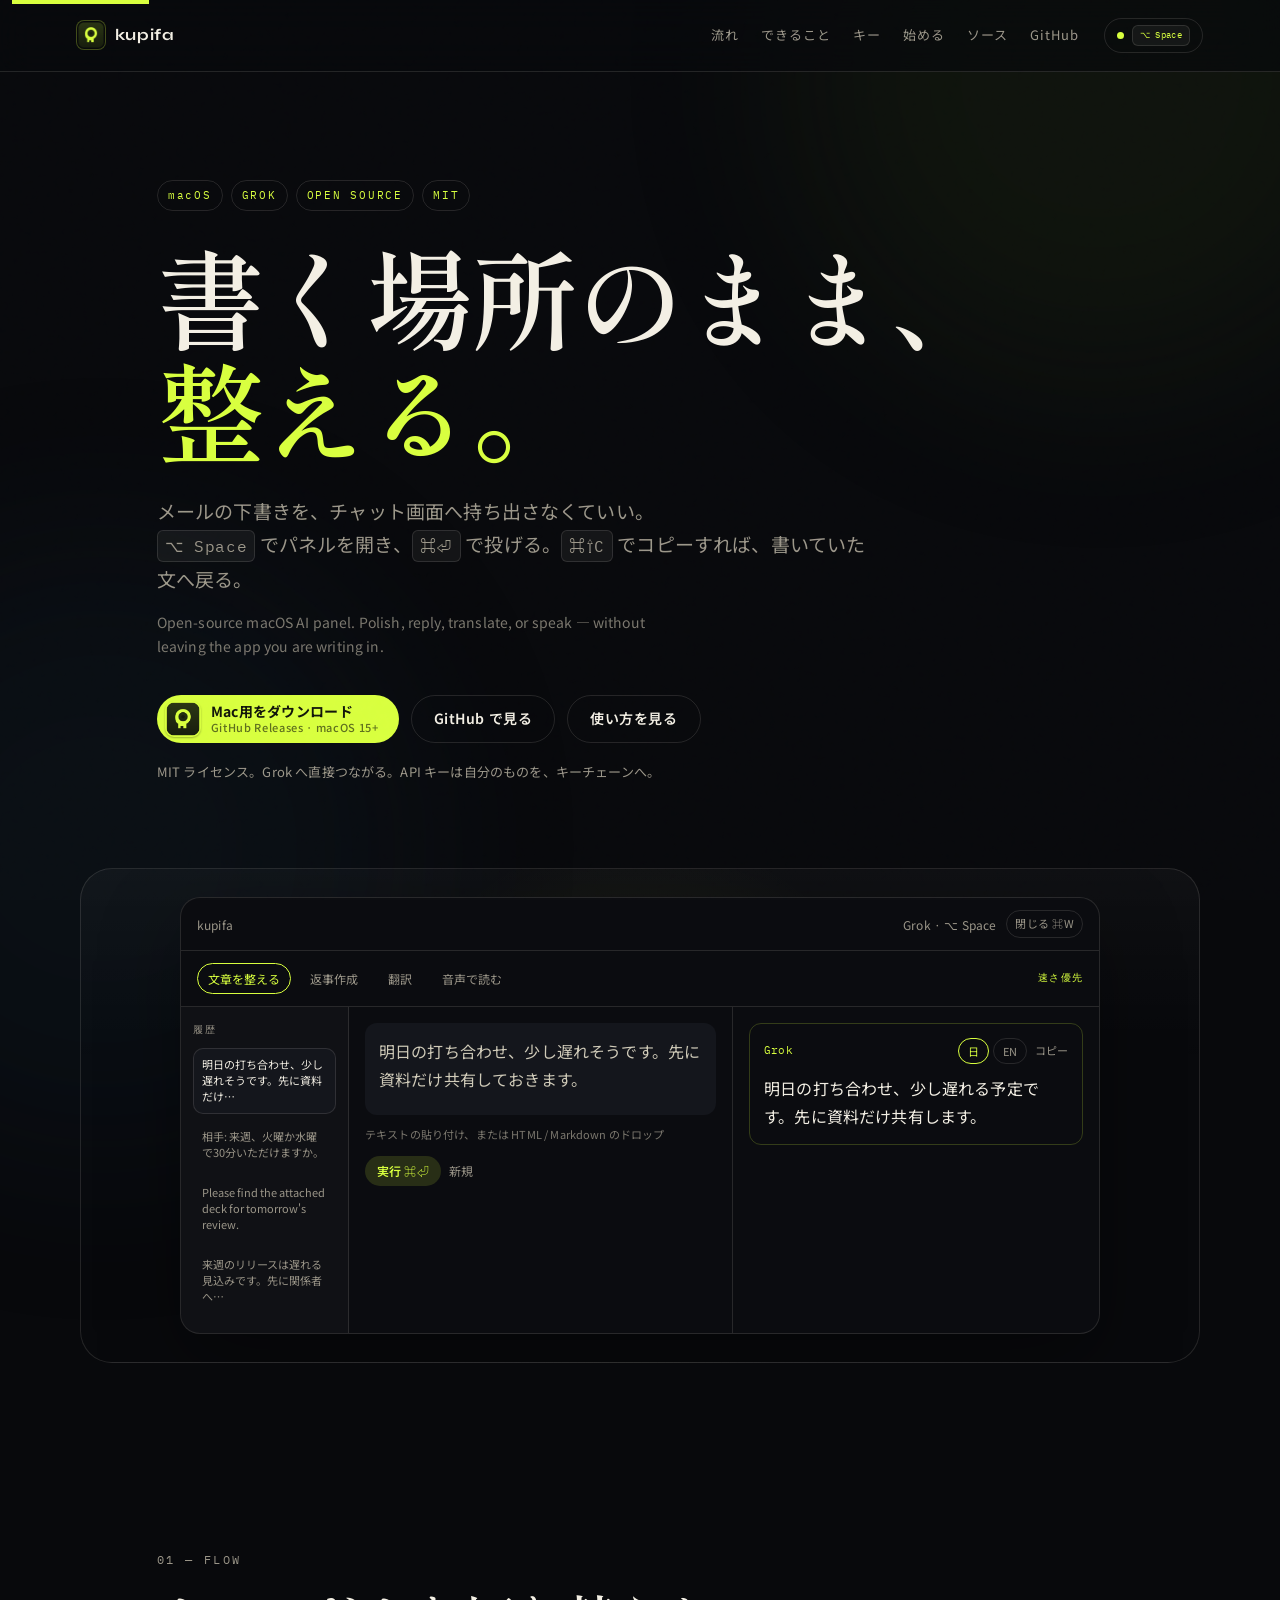
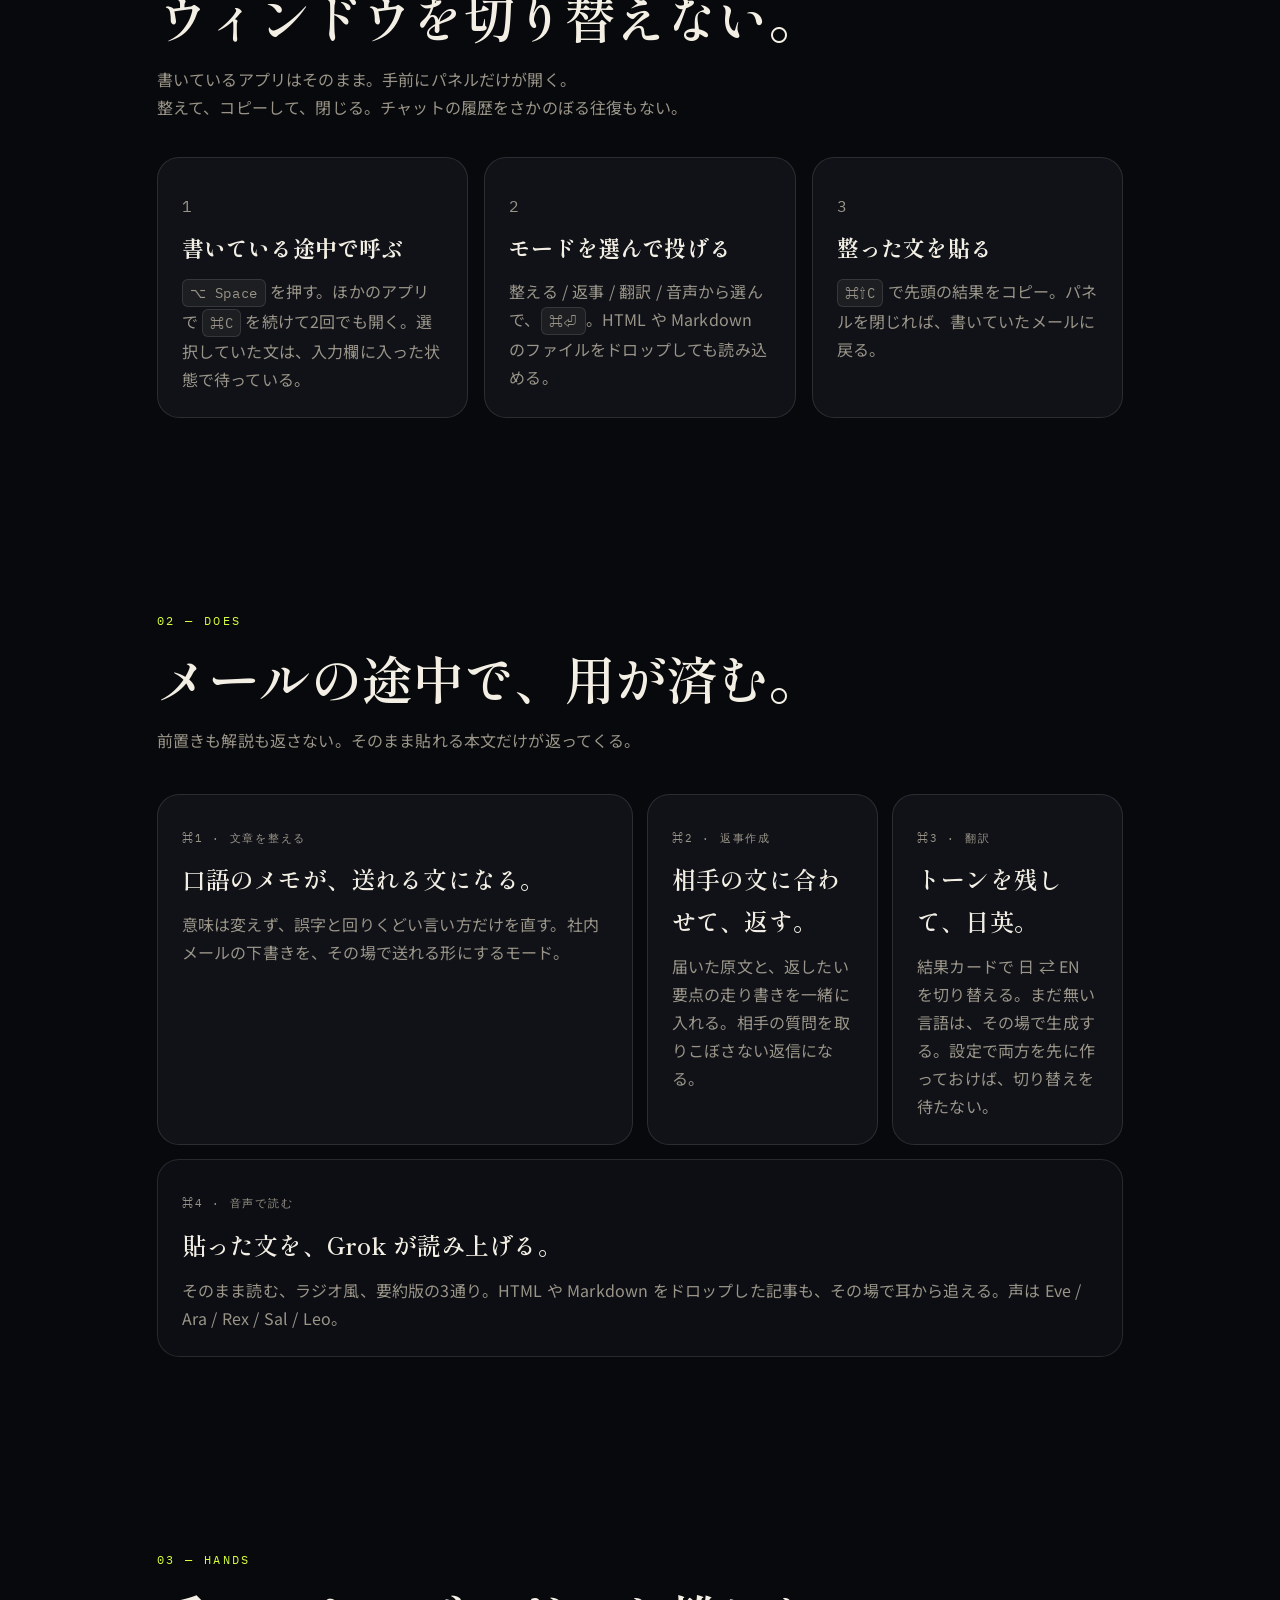
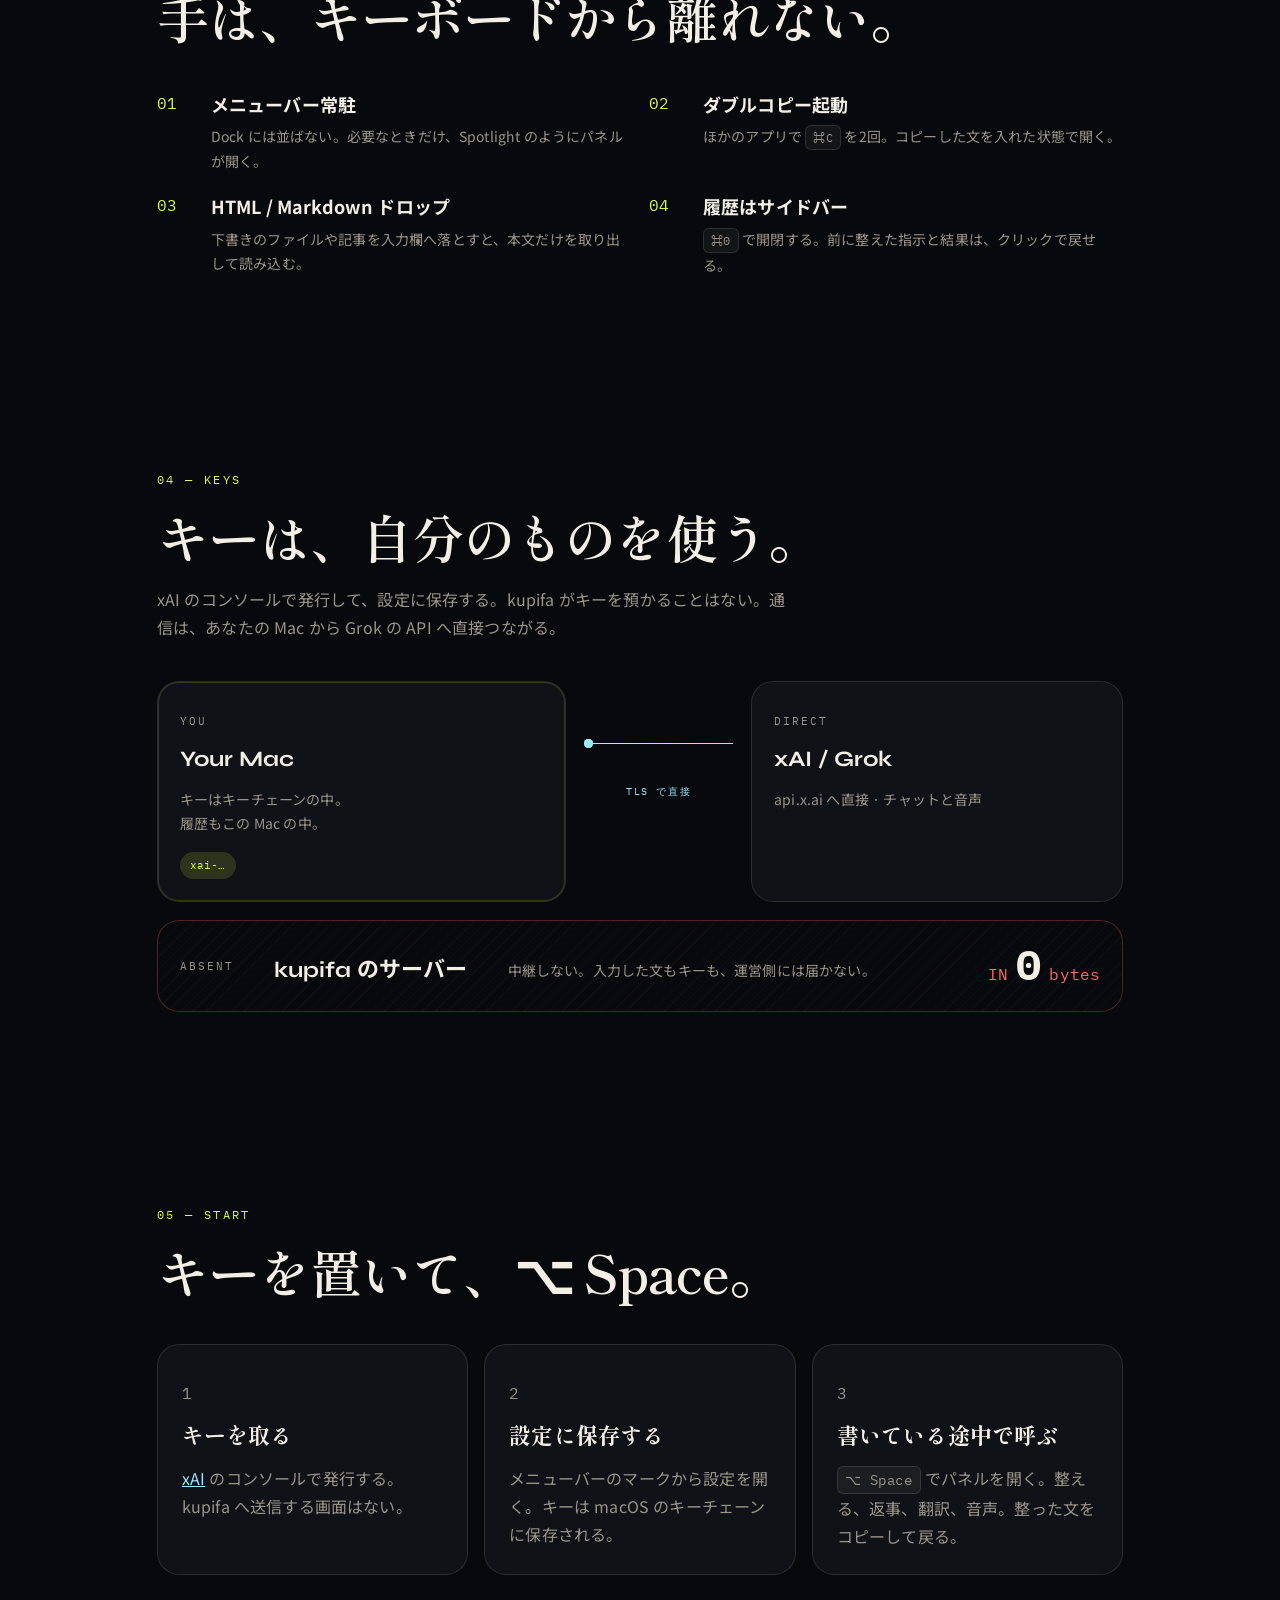
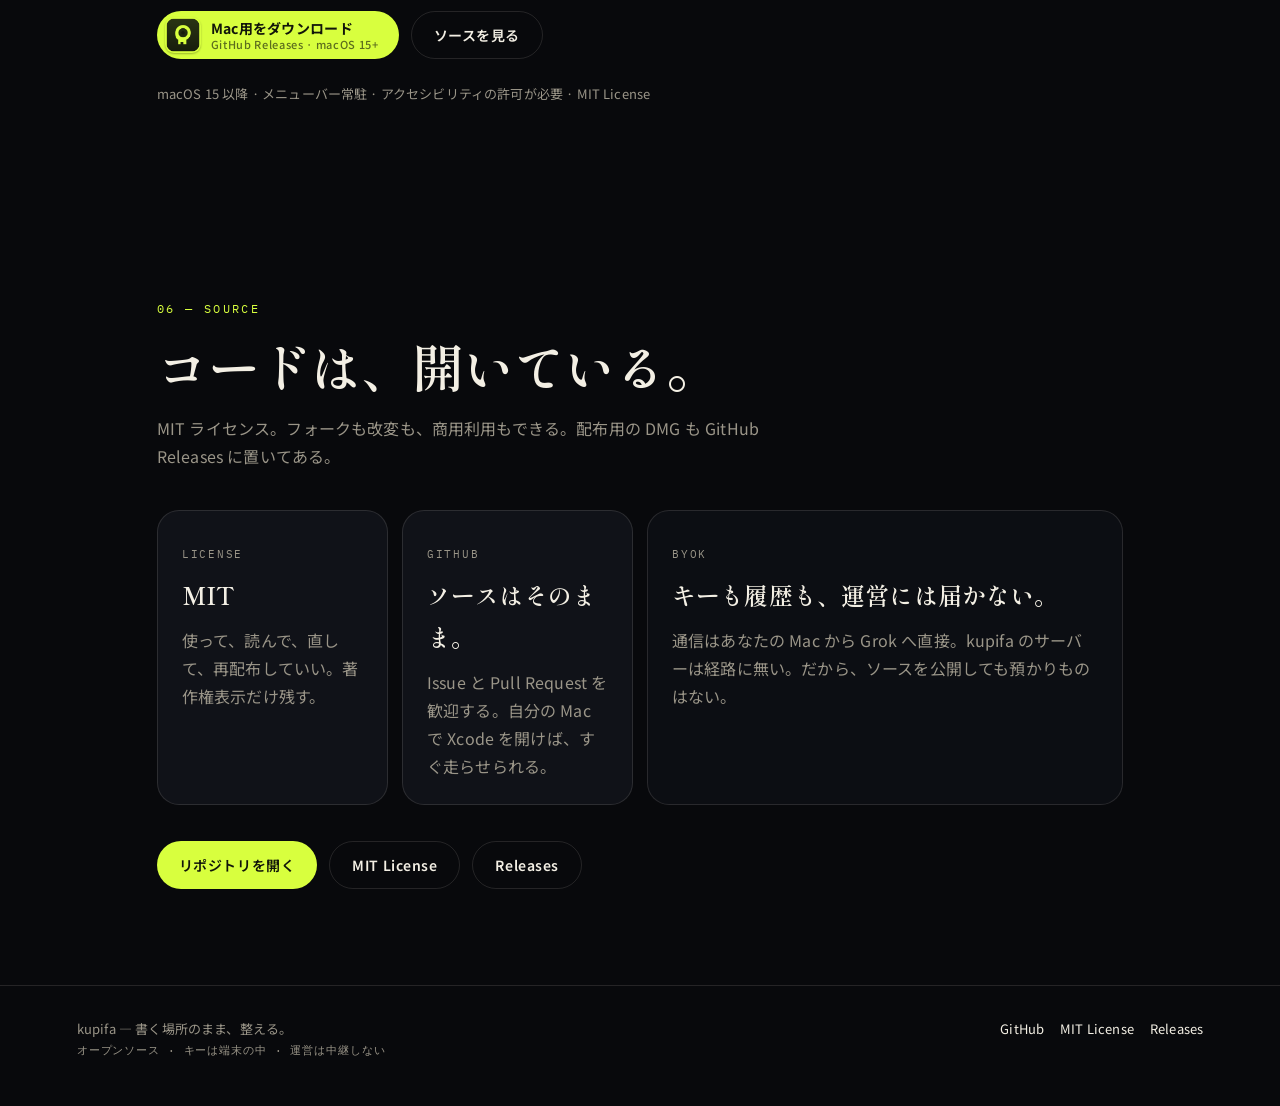
<file: docs/index.html>
<!DOCTYPE html>
<html lang="ja">
<head>
  <meta charset="utf-8">
  <meta name="viewport" content="width=device-width, initial-scale=1">
  <title>kupifa — 書く場所のまま、整える。</title>
  <meta name="description" content="書いているアプリのまま ⌥ Space。文章を整える、返事を書く、翻訳する、音声で読む。MIT ライセンスのオープンソースな macOS 用 AI パネルです。Grok へ直接つながるので、API キーは自分の Mac のキーチェーンに置いたまま使えます。">
  <meta name="theme-color" content="#08090c">
  <link rel="canonical" href="https://gupuru.github.io/kupifa/">
  <meta property="og:title" content="kupifa — 書く場所のまま、整える。">
  <meta property="og:description" content="メールを書いている画面のまま ⌥ Space。整える、返事、翻訳、音声。MIT のオープンソースです。">
  <meta property="og:type" content="website">
  <meta property="og:url" content="https://gupuru.github.io/kupifa/">
  <meta property="og:locale" content="ja_JP">
  <meta property="og:image" content="https://gupuru.github.io/kupifa/app-icon.png">
  <meta name="twitter:card" content="summary">
  <meta name="twitter:title" content="kupifa — 書く場所のまま、整える。">
  <meta name="twitter:description" content="メールを書いている画面のまま ⌥ Space。整える、返事、翻訳、音声。MIT のオープンソースです。">
  <meta name="twitter:image" content="https://gupuru.github.io/kupifa/app-icon.png">
  <link rel="icon" href="./favicon.svg" type="image/svg+xml">
  <link rel="apple-touch-icon" href="./app-icon.png">
  <link rel="preconnect" href="https://fonts.googleapis.com">
  <link rel="preconnect" href="https://fonts.gstatic.com" crossorigin>
  <link href="https://fonts.googleapis.com/css2?family=IBM+Plex+Mono:wght@400;500&family=Noto+Sans+JP:wght@400;500;600&family=Shippori+Mincho:wght@500;600;700&family=Syne:wght@500;600;700;800&display=swap" rel="stylesheet">
  <link rel="stylesheet" href="./styles.css">
</head>
<body>
  <a class="skip-link" href="#main">本文へスキップ</a>
  <div class="noise" aria-hidden="true"></div>
  <div class="orb orb-a" aria-hidden="true"></div>
  <div class="orb orb-b" aria-hidden="true"></div>

  <header class="nav">
    <a class="brand" href="#top">
      <img class="brand-icon" src="./app-icon.png" width="28" height="28" alt="">
      kupifa
    </a>
    <nav class="nav-links" aria-label="ページ内">
      <a href="#flow">流れ</a>
      <a href="#product">できること</a>
      <a href="#keys">キー</a>
      <a href="#start">始める</a>
      <a href="#source">ソース</a>
      <a href="https://github.com/gupuru/kupifa" rel="noopener noreferrer" target="_blank">GitHub</a>
    </nav>
    <div class="nav-status" aria-live="polite">
      <span class="pulse"></span>
      <kbd>⌥ Space</kbd>
    </div>
  </header>

  <main id="main">
    <section class="hero" id="top">
      <p class="eyebrow">
        <span class="chip">macOS</span>
        <span class="chip">GROK</span>
        <span class="chip">OPEN SOURCE</span>
        <span class="chip">MIT</span>
      </p>
      <h1>
        書く場所のまま、<em>整える。</em>
      </h1>
      <p class="lede">
        メールの下書きを、チャット画面へ持ち出さなくていい。<br>
        <kbd>⌥ Space</kbd> でパネルを開き、<kbd>⌘⏎</kbd> で投げる。<kbd>⌘⇧C</kbd> でコピーすれば、書いていた文へ戻る。
      </p>
      <p class="lede-en">Open-source macOS AI panel. Polish, reply, translate, or speak — without leaving the app you are writing in.</p>
      <div class="hero-actions">
        <a class="btn btn-download" href="https://github.com/gupuru/kupifa/releases/latest/download/kupifa.dmg">
          <img class="btn-app-icon" src="./app-icon.png" width="36" height="36" alt="" decoding="async">
          <span class="btn-download-copy">
            <strong>Mac用をダウンロード</strong>
            <small>GitHub Releases · macOS 15+</small>
          </span>
        </a>
        <a class="btn btn-ghost" href="https://github.com/gupuru/kupifa" rel="noopener noreferrer" target="_blank">GitHub で見る</a>
        <a class="btn btn-ghost" href="#flow">使い方を見る</a>
      </div>
      <p class="hero-note">MIT ライセンス。Grok へ直接つながる。API キーは自分のものを、キーチェーンへ。</p>
    </section>

    <section class="stage will-reveal" aria-label="kupifa パネルの見本">
      <div class="vault vault-panel">
        <div class="panel panel-hero">
          <div class="panel-chrome">
            <span>kupifa</span>
            <span class="dots">Grok · ⌥ Space</span>
            <span class="panel-close" aria-hidden="true">閉じる ⌘W</span>
          </div>
          <div class="panel-modes" role="tablist" aria-label="モード">
            <button type="button" class="mode is-on" data-mode="polish" role="tab" aria-selected="true">文章を整える</button>
            <button type="button" class="mode" data-mode="reply" role="tab" aria-selected="false">返事作成</button>
            <button type="button" class="mode" data-mode="translate" role="tab" aria-selected="false">翻訳</button>
            <button type="button" class="mode" data-mode="speak" role="tab" aria-selected="false">音声で読む</button>
            <span class="panel-speed">速さ優先</span>
          </div>
          <div class="panel-layout">
            <aside class="panel-history" aria-label="履歴の見本">
              <p class="panel-history-label">履歴</p>
              <button type="button" class="history-item is-on" data-mode="polish">明日の打ち合わせ、少し遅れそうです。先に資料だけ…</button>
              <button type="button" class="history-item" data-mode="reply">相手: 来週、火曜か水曜で30分いただけますか。</button>
              <button type="button" class="history-item" data-mode="translate">Please find the attached deck for tomorrow's review.</button>
              <button type="button" class="history-item" data-mode="speak">来週のリリースは遅れる見込みです。先に関係者へ…</button>
            </aside>
            <div class="panel-main">
              <div class="speak-styles" hidden>
                <button type="button" class="style-chip is-on" data-style="plain">ただ読む</button>
                <button type="button" class="style-chip" data-style="radio">ラジオ風</button>
                <button type="button" class="style-chip" data-style="summary">要約版</button>
                <span class="voice-label">Eve</span>
              </div>
              <p class="ghost-input">明日の打ち合わせ、少し遅れそうです。先に資料だけ共有しておきます。</p>
              <p class="drop-hint">テキストの貼り付け、または HTML / Markdown のドロップ</p>
              <div class="panel-run">
                <span class="run-btn" data-role="run">実行 ⌘⏎</span>
                <span class="run-ghost">新規</span>
              </div>
            </div>
            <div class="panel-results">
              <div class="result-card" data-kind="text">
                <div class="result-head">
                  <p class="result-meta">Grok</p>
                  <div class="lang-switch" role="group" aria-label="表示言語">
                    <button type="button" class="lang-btn is-on" data-lang="ja">日</button>
                    <button type="button" class="lang-btn" data-lang="en">EN</button>
                  </div>
                  <span class="copy-hint">コピー</span>
                </div>
                <p data-role="grok">明日の打ち合わせ、少し遅れる予定です。先に資料だけ共有します。</p>
              </div>
              <div class="result-card" data-kind="speak" hidden aria-hidden="true">
                <div class="result-head">
                  <p class="result-meta">Grok</p>
                  <span class="copy-hint">コピー</span>
                </div>
                <div class="playback" aria-hidden="true">
                  <span class="play-dot"></span>
                  <span class="play-wave"></span>
                  <span class="play-time">0:12 / 0:38</span>
                </div>
                <p data-role="speak-script">来週のリリースは遅れそうです。関係者には、先にお伝えしておきます。</p>
              </div>
            </div>
          </div>
        </div>
      </div>
    </section>

    <section class="statement will-reveal" id="flow">
      <p class="mono-label">01 — FLOW</p>
      <h2>ウィンドウを切り替えない。</h2>
      <p>
        書いているアプリはそのまま。手前にパネルだけが開く。<br>
        整えて、コピーして、閉じる。チャットの履歴をさかのぼる往復もない。
      </p>
      <ol class="steps">
        <li>
          <p class="step-n">1</p>
          <h3>書いている途中で呼ぶ</h3>
          <p><kbd>⌥ Space</kbd> を押す。ほかのアプリで <kbd>⌘C</kbd> を続けて2回でも開く。選択していた文は、入力欄に入った状態で待っている。</p>
        </li>
        <li>
          <p class="step-n">2</p>
          <h3>モードを選んで投げる</h3>
          <p>整える / 返事 / 翻訳 / 音声から選んで、<kbd>⌘⏎</kbd>。HTML や Markdown のファイルをドロップしても読み込める。</p>
        </li>
        <li>
          <p class="step-n">3</p>
          <h3>整った文を貼る</h3>
          <p><kbd>⌘⇧C</kbd> で先頭の結果をコピー。パネルを閉じれば、書いていたメールに戻る。</p>
        </li>
      </ol>
    </section>

    <section class="guarantees will-reveal" id="product">
      <div class="section-head">
        <p class="mono-label">02 — DOES</p>
        <h2>メールの途中で、用が済む。</h2>
        <p class="section-lead">前置きも解説も返さない。そのまま貼れる本文だけが返ってくる。</p>
      </div>
      <div class="bento">
        <article class="card span-2">
          <p class="card-kicker">⌘1 · 文章を整える</p>
          <h3>口語のメモが、送れる文になる。</h3>
          <p>意味は変えず、誤字と回りくどい言い方だけを直す。社内メールの下書きを、その場で送れる形にするモード。</p>
        </article>
        <article class="card">
          <p class="card-kicker">⌘2 · 返事作成</p>
          <h3>相手の文に合わせて、返す。</h3>
          <p>届いた原文と、返したい要点の走り書きを一緒に入れる。相手の質問を取りこぼさない返信になる。</p>
        </article>
        <article class="card">
          <p class="card-kicker">⌘3 · 翻訳</p>
          <h3>トーンを残して、日英。</h3>
          <p>結果カードで 日 ⇄ EN を切り替える。まだ無い言語は、その場で生成する。設定で両方を先に作っておけば、切り替えを待たない。</p>
        </article>
        <article class="card span-4 dark">
          <p class="card-kicker">⌘4 · 音声で読む</p>
          <h3>貼った文を、Grok が読み上げる。</h3>
          <p>そのまま読む、ラジオ風、要約版の3通り。HTML や Markdown をドロップした記事も、その場で耳から追える。声は Eve / Ara / Rex / Sal / Leo。</p>
        </article>
      </div>
    </section>

    <section class="product will-reveal">
      <div class="section-head">
        <p class="mono-label">03 — HANDS</p>
        <h2>手は、キーボードから離れない。</h2>
      </div>
      <ul class="feature-list feature-grid">
        <li>
          <span>01</span>
          <div>
            <h3>メニューバー常駐</h3>
            <p>Dock には並ばない。必要なときだけ、Spotlight のようにパネルが開く。</p>
          </div>
        </li>
        <li>
          <span>02</span>
          <div>
            <h3>ダブルコピー起動</h3>
            <p>ほかのアプリで <kbd>⌘C</kbd> を2回。コピーした文を入れた状態で開く。</p>
          </div>
        </li>
        <li>
          <span>03</span>
          <div>
            <h3>HTML / Markdown ドロップ</h3>
            <p>下書きのファイルや記事を入力欄へ落とすと、本文だけを取り出して読み込む。</p>
          </div>
        </li>
        <li>
          <span>04</span>
          <div>
            <h3>履歴はサイドバー</h3>
            <p><kbd>⌘0</kbd> で開閉する。前に整えた指示と結果は、クリックで戻せる。</p>
          </div>
        </li>
      </ul>
    </section>

    <section class="architecture will-reveal" id="keys">
      <div class="section-head">
        <p class="mono-label">04 — KEYS</p>
        <h2>キーは、自分のものを使う。</h2>
        <p class="section-lead">xAI のコンソールで発行して、設定に保存する。kupifa がキーを預かることはない。通信は、あなたの Mac から Grok の API へ直接つながる。</p>
      </div>

      <div class="flow" role="img" aria-label="あなたの Mac から Grok へ直接つながる。kupifa のサーバーは経路に含まれない">
        <article class="node node-mac">
          <span class="node-id">YOU</span>
          <h3>Your Mac</h3>
          <p>キーはキーチェーンの中。<br>履歴もこの Mac の中。</p>
          <div class="key-pills">
            <span>xai-…</span>
          </div>
        </article>

        <div class="pipes" aria-hidden="true">
          <span class="packet p1"></span>
          <span class="packet p2"></span>
          <span class="pipe-label">TLS で直接</span>
        </div>

        <div class="providers">
          <article class="node node-provider">
            <span class="node-id">DIRECT</span>
            <h3>xAI / Grok</h3>
            <p>api.x.ai へ直接 · チャットと音声</p>
          </article>
        </div>

        <article class="node node-void">
          <span class="node-id">ABSENT</span>
          <h3>kupifa のサーバー</h3>
          <p>中継しない。入力した文もキーも、運営側には届かない。</p>
          <div class="void-meter">
            <span>IN</span>
            <strong id="bytes">0</strong>
            <span>bytes</span>
          </div>
        </article>
      </div>
    </section>

    <section class="start will-reveal" id="start">
      <div class="section-head">
        <p class="mono-label">05 — START</p>
        <h2>キーを置いて、⌥ Space。</h2>
      </div>
      <ol class="steps">
        <li>
          <p class="step-n">1</p>
          <h3>キーを取る</h3>
          <p>
            <a href="https://console.x.ai" rel="noopener noreferrer" target="_blank">xAI</a>
            のコンソールで発行する。kupifa へ送信する画面はない。
          </p>
        </li>
        <li>
          <p class="step-n">2</p>
          <h3>設定に保存する</h3>
          <p>メニューバーのマークから設定を開く。キーは macOS のキーチェーンに保存される。</p>
        </li>
        <li>
          <p class="step-n">3</p>
          <h3>書いている途中で呼ぶ</h3>
          <p><kbd>⌥ Space</kbd> でパネルを開く。整える、返事、翻訳、音声。整った文をコピーして戻る。</p>
        </li>
      </ol>
      <div class="cta-row">
        <a class="btn btn-download" href="https://github.com/gupuru/kupifa/releases/latest/download/kupifa.dmg">
          <img class="btn-app-icon" src="./app-icon.png" width="36" height="36" alt="" decoding="async">
          <span class="btn-download-copy">
            <strong>Mac用をダウンロード</strong>
            <small>GitHub Releases · macOS 15+</small>
          </span>
        </a>
        <a class="btn btn-ghost" href="https://github.com/gupuru/kupifa" rel="noopener noreferrer" target="_blank">ソースを見る</a>
        <p class="cta-note">macOS 15 以降 · メニューバー常駐 · アクセシビリティの許可が必要 · MIT License</p>
      </div>
    </section>

    <section class="source will-reveal" id="source">
      <div class="section-head">
        <p class="mono-label">06 — SOURCE</p>
        <h2>コードは、開いている。</h2>
        <p class="section-lead">MIT ライセンス。フォークも改変も、商用利用もできる。配布用の DMG も GitHub Releases に置いてある。</p>
      </div>
      <div class="bento">
        <article class="card">
          <p class="card-kicker">LICENSE</p>
          <h3>MIT</h3>
          <p>使って、読んで、直して、再配布していい。著作権表示だけ残す。</p>
        </article>
        <article class="card">
          <p class="card-kicker">GITHUB</p>
          <h3>ソースはそのまま。</h3>
          <p>Issue と Pull Request を歓迎する。自分の Mac で Xcode を開けば、すぐ走らせられる。</p>
        </article>
        <article class="card span-2 dark">
          <p class="card-kicker">BYOK</p>
          <h3>キーも履歴も、運営には届かない。</h3>
          <p>通信はあなたの Mac から Grok へ直接。kupifa のサーバーは経路に無い。だから、ソースを公開しても預かりものはない。</p>
        </article>
      </div>
      <div class="cta-row">
        <a class="btn btn-primary" href="https://github.com/gupuru/kupifa" rel="noopener noreferrer" target="_blank">リポジトリを開く</a>
        <a class="btn btn-ghost" href="https://github.com/gupuru/kupifa/blob/main/LICENSE" rel="noopener noreferrer" target="_blank">MIT License</a>
        <a class="btn btn-ghost" href="https://github.com/gupuru/kupifa/releases" rel="noopener noreferrer" target="_blank">Releases</a>
      </div>
    </section>
  </main>

  <footer class="foot">
    <div class="foot-row">
      <p>kupifa — 書く場所のまま、整える。</p>
      <nav class="foot-links" aria-label="フッター">
        <a href="https://github.com/gupuru/kupifa" rel="noopener noreferrer" target="_blank">GitHub</a>
        <a href="https://github.com/gupuru/kupifa/blob/main/LICENSE" rel="noopener noreferrer" target="_blank">MIT License</a>
        <a href="https://github.com/gupuru/kupifa/releases" rel="noopener noreferrer" target="_blank">Releases</a>
      </nav>
    </div>
    <p class="foot-meta">オープンソース · キーは端末の中 · 運営は中継しない</p>
  </footer>

  <script src="./app.js"></script>
</body>
</html>
</file>
<file: docs/styles.css>
:root {
  --bg: #08090c;
  --bg-2: #101218;
  --ink: #f3efe4;
  --muted: #9a9588;
  --line: rgba(243, 239, 228, 0.12);
  --lime: #d8ff3e;
  --lime-dim: rgba(216, 255, 62, 0.14);
  --ice: #9be7ff;
  --void: #ff6b6b;
  --serif: "Shippori Mincho", "Hiragino Mincho ProN", serif;
  --sans: "Noto Sans JP", "Hiragino Sans", sans-serif;
  --display: "Syne", "Noto Sans JP", sans-serif;
  --mono: "IBM Plex Mono", ui-monospace, monospace;
  --radius: 22px;
  --max: 1120px;
}

*,
*::before,
*::after {
  box-sizing: border-box;
}

html {
  scroll-behavior: smooth;
  scroll-padding-top: 84px;
}

body {
  margin: 0;
  min-height: 100vh;
  background: var(--bg);
  color: var(--ink);
  font-family: var(--sans);
  font-size: 16px;
  line-height: 1.75;
  letter-spacing: 0.01em;
  overflow-x: hidden;
}

img,
svg {
  display: block;
  max-width: 100%;
}

a {
  color: inherit;
}

.skip-link {
  position: absolute;
  left: 12px;
  top: -40px;
  z-index: 20;
  padding: 8px 12px;
  background: var(--lime);
  color: #111;
  font-weight: 600;
}

.skip-link:focus {
  top: 12px;
}

.noise {
  pointer-events: none;
  position: fixed;
  inset: 0;
  z-index: 8;
  opacity: 0.08;
  background-image: url("data:image/svg+xml,%3Csvg viewBox='0 0 160 160' xmlns='http://www.w3.org/2000/svg'%3E%3Cfilter id='n'%3E%3CfeTurbulence type='fractalNoise' baseFrequency='.8' numOctaves='4' stitchTiles='stitch'/%3E%3C/filter%3E%3Crect width='100%25' height='100%25' filter='url(%23n)'/%3E%3C/svg%3E");
  mix-blend-mode: overlay;
}

.orb {
  pointer-events: none;
  position: fixed;
  width: 48vw;
  height: 48vw;
  border-radius: 50%;
  filter: blur(90px);
  opacity: 0.22;
  z-index: 0;
}

.orb-a {
  top: -18vw;
  right: -10vw;
  background: #2a3a12;
}

.orb-b {
  bottom: -20vw;
  left: -16vw;
  background: #122433;
}

.nav,
main,
.foot {
  position: relative;
  z-index: 1;
}

.nav {
  position: sticky;
  top: 0;
  z-index: 5;
  display: flex;
  align-items: center;
  gap: 24px;
  padding: 18px 6vw;
  backdrop-filter: blur(18px);
  background: rgba(8, 9, 12, 0.72);
  border-bottom: 1px solid var(--line);
}

.brand {
  display: inline-flex;
  align-items: center;
  gap: 10px;
  text-decoration: none;
  font-family: var(--display);
  font-weight: 700;
  letter-spacing: 0.04em;
}

.brand-icon {
  width: 28px;
  height: 28px;
  border-radius: 7px;
  box-shadow: 0 0 0 1px rgba(216, 255, 62, 0.28);
}

.nav-links {
  display: flex;
  gap: 22px;
  margin-left: auto;
}

.nav-links a {
  color: var(--muted);
  text-decoration: none;
  font-size: 13px;
  letter-spacing: 0.08em;
}

.nav-links a:hover,
.nav-links a:focus-visible {
  color: var(--ink);
}

.nav-status {
  display: inline-flex;
  align-items: center;
  gap: 8px;
  padding: 6px 12px;
  border: 1px solid var(--line);
  border-radius: 999px;
  font-family: var(--mono);
  font-size: 11px;
  letter-spacing: 0.08em;
  color: var(--muted);
}

.nav-status kbd {
  color: var(--lime);
}

.pulse {
  width: 7px;
  height: 7px;
  border-radius: 50%;
  background: var(--lime);
  box-shadow: 0 0 0 0 rgba(216, 255, 62, 0.7);
  animation: ping 2.4s infinite;
}

@keyframes ping {
  70% {
    box-shadow: 0 0 0 8px rgba(216, 255, 62, 0);
  }
  100% {
    box-shadow: 0 0 0 0 rgba(216, 255, 62, 0);
  }
}

.hero {
  max-width: var(--max);
  margin: 0 auto;
  padding: 12vh 6vw 8vh;
}

.eyebrow {
  display: flex;
  flex-wrap: wrap;
  gap: 8px;
  margin: 0 0 28px;
}

.chip {
  padding: 5px 10px;
  border: 1px solid var(--line);
  border-radius: 999px;
  font-family: var(--mono);
  font-size: 11px;
  letter-spacing: 0.16em;
  color: var(--lime);
}

h1 {
  margin: 0;
  font-family: var(--serif);
  font-size: clamp(48px, 9vw, 108px);
  font-weight: 600;
  line-height: 1.05;
  letter-spacing: -0.03em;
}

h1 em {
  font-style: normal;
  color: var(--lime);
  white-space: nowrap;
}

.lede {
  max-width: 38em;
  margin: 28px 0 0;
  color: var(--muted);
  font-size: clamp(16px, 2vw, 19px);
}

.lede-en {
  max-width: 38em;
  margin: 14px 0 0;
  color: var(--muted);
  font-family: var(--sans);
  font-size: 14px;
  letter-spacing: 0.01em;
  opacity: 0.78;
}

.hero-actions {
  display: flex;
  flex-wrap: wrap;
  gap: 12px;
  margin-top: 36px;
}

.btn {
  display: inline-flex;
  align-items: center;
  justify-content: center;
  min-height: 48px;
  padding: 0 22px;
  border-radius: 999px;
  text-decoration: none;
  font-weight: 600;
  font-size: 14px;
  letter-spacing: 0.04em;
  transition: transform 0.2s ease, background 0.2s ease, border-color 0.2s ease;
}

.btn:hover {
  transform: translateY(-1px);
}

.btn-primary {
  background: var(--lime);
  color: #11150a;
}

.btn-download {
  gap: 10px;
  padding: 6px 20px 6px 8px;
  background: var(--lime);
  color: #11150a;
}

.btn-app-icon {
  width: 36px;
  height: 36px;
  border-radius: 9px;
  box-shadow: 0 1px 2px rgba(0, 0, 0, 0.28);
}

.btn-download-copy {
  display: flex;
  flex-direction: column;
  align-items: flex-start;
  line-height: 1.15;
}

.btn-download-copy strong {
  font-size: 14px;
  font-weight: 700;
  letter-spacing: 0.02em;
}

.btn-download-copy small {
  margin-top: 2px;
  font-size: 11px;
  font-weight: 500;
  letter-spacing: 0.06em;
  opacity: 0.62;
}

.btn-ghost {
  border: 1px solid var(--line);
  color: var(--ink);
}

.hero-note {
  margin-top: 18px;
  color: var(--muted);
  font-size: 13px;
}

.stage {
  padding: 0 6vw 10vh;
}

.vault {
  position: relative;
  max-width: var(--max);
  margin: 0 auto;
  min-height: 420px;
  display: grid;
  place-items: center;
  border: 1px solid var(--line);
  border-radius: 32px;
  background:
    radial-gradient(circle at 50% 45%, rgba(216, 255, 62, 0.08), transparent 42%),
    linear-gradient(180deg, rgba(255, 255, 255, 0.03), transparent 40%);
  overflow: hidden;
}

.vault-ring,
.vault-ring.delay {
  position: absolute;
  width: min(520px, 80%);
  aspect-ratio: 1;
  border: 1px solid rgba(216, 255, 62, 0.18);
  border-radius: 50%;
  animation: spin 24s linear infinite;
}

.vault-ring.delay {
  width: min(380px, 62%);
  animation-duration: 16s;
  animation-direction: reverse;
  border-style: dashed;
}

.vault-ring::before,
.vault-ring.delay::before {
  content: "";
  position: absolute;
  top: -4px;
  left: 50%;
  width: 8px;
  height: 8px;
  border-radius: 50%;
  background: var(--lime);
  box-shadow: 0 0 16px var(--lime);
}

@keyframes spin {
  to {
    transform: rotate(360deg);
  }
}

.vault-core {
  position: relative;
  z-index: 1;
  text-align: center;
  padding: 32px;
}

.vault-lock {
  width: 88px;
  height: 88px;
  margin: 0 auto 18px;
  display: grid;
  place-items: center;
  color: var(--lime);
  border: 1px solid rgba(216, 255, 62, 0.35);
  border-radius: 24px;
  background: rgba(8, 9, 12, 0.7);
}

.vault-kicker {
  margin: 0;
  font-family: var(--mono);
  font-size: 11px;
  letter-spacing: 0.22em;
  color: var(--lime);
}

.vault-title {
  margin: 8px 0 0;
  font-family: var(--display);
  font-size: 28px;
  font-weight: 700;
}

.vault-copy {
  margin: 10px 0 0;
  color: var(--muted);
}

.vault-tags {
  position: absolute;
  inset: auto 24px 24px;
  display: flex;
  flex-wrap: wrap;
  justify-content: center;
  gap: 8px;
  margin: 0;
  padding: 0;
  list-style: none;
  z-index: 1;
}

.vault-tags li {
  padding: 6px 12px;
  border: 1px solid var(--line);
  border-radius: 999px;
  background: rgba(8, 9, 12, 0.7);
  font-size: 12px;
  color: var(--muted);
}

.statement,
.architecture,
.guarantees,
.product,
.start,
.source {
  max-width: var(--max);
  margin: 0 auto;
  padding: max(8vh, 96px) 6vw;
  scroll-margin-top: 84px;
}

.statement .steps {
  margin-top: 36px;
}

.mono-label {
  margin: 0 0 14px;
  font-family: var(--mono);
  font-size: 12px;
  letter-spacing: 0.2em;
  color: var(--lime);
}

h2 {
  margin: 0;
  font-family: var(--serif);
  font-size: clamp(28px, 4.6vw, 52px);
  font-weight: 600;
  line-height: 1.25;
  letter-spacing: -0.02em;
}

.statement p,
.section-lead {
  max-width: 40em;
  color: var(--muted);
}

.section-head {
  margin-bottom: 40px;
}

.flow {
  display: grid;
  grid-template-columns: 1.1fr 0.4fr 1fr;
  grid-template-areas:
    "mac pipes providers"
    "void void void";
  gap: 18px;
}

.node {
  padding: 22px;
  border: 1px solid var(--line);
  border-radius: var(--radius);
  background: var(--bg-2);
}

.node-mac {
  grid-area: mac;
  box-shadow: inset 0 0 0 1px rgba(216, 255, 62, 0.16);
}

.pipes {
  grid-area: pipes;
  position: relative;
  min-height: 160px;
}

.providers {
  grid-area: providers;
  display: grid;
  gap: 12px;
}

.node-provider {
  height: 100%;
}

.node-void {
  grid-area: void;
  display: flex;
  flex-wrap: wrap;
  align-items: center;
  gap: 18px 40px;
  background:
    repeating-linear-gradient(
      -45deg,
      transparent,
      transparent 8px,
      rgba(255, 107, 107, 0.04) 8px,
      rgba(255, 107, 107, 0.04) 9px
    );
  border-color: rgba(255, 107, 107, 0.28);
}

.node-id {
  font-family: var(--mono);
  font-size: 11px;
  letter-spacing: 0.18em;
  color: var(--muted);
}

.node h3 {
  margin: 8px 0 0;
  font-family: var(--display);
  font-size: 22px;
}

.node p {
  margin: 8px 0 0;
  color: var(--muted);
  font-size: 14px;
}

.key-pills {
  display: flex;
  gap: 8px;
  margin-top: 16px;
}

.key-pills span {
  padding: 4px 10px;
  border-radius: 999px;
  background: var(--lime-dim);
  color: var(--lime);
  font-family: var(--mono);
  font-size: 11px;
}

.pipe-label {
  position: absolute;
  top: 50%;
  left: 50%;
  transform: translate(-50%, -50%);
  font-family: var(--mono);
  font-size: 10px;
  letter-spacing: 0.16em;
  color: var(--ice);
  white-space: nowrap;
}

.pipes::before {
  content: "";
  position: absolute;
  top: 28%;
  left: 0;
  right: 0;
  height: 1px;
  background: linear-gradient(90deg, var(--lime), var(--ice));
}

.packet {
  position: absolute;
  top: calc(28% - 4px);
  left: 0;
  width: 9px;
  height: 9px;
  border-radius: 50%;
  background: var(--lime);
  animation: shoot 2.4s linear infinite;
}

.packet.p2 {
  animation-delay: 1.2s;
  background: var(--ice);
}

@keyframes shoot {
  0% {
    left: 0;
    opacity: 0;
  }
  12% {
    opacity: 1;
  }
  88% {
    opacity: 1;
  }
  100% {
    left: calc(100% - 9px);
    opacity: 0;
  }
}

.nav.is-scrolled {
  background: rgba(8, 9, 12, 0.88);
}

.will-reveal {
  opacity: 1;
  transform: none;
}

.js .will-reveal:not(.reveal) {
  opacity: 0;
  transform: translateY(16px);
}

.js .will-reveal.reveal {
  animation: rise 0.8s ease forwards;
}

@keyframes rise {
  to {
    opacity: 1;
    transform: none;
  }
}

.void-meter {
  margin-left: auto;
  display: flex;
  align-items: baseline;
  gap: 8px;
  font-family: var(--mono);
  color: var(--void);
}

.void-meter strong {
  font-size: 42px;
  line-height: 1;
  color: var(--ink);
}

.bento {
  display: grid;
  grid-template-columns: repeat(4, 1fr);
  gap: 14px;
}

.card {
  padding: 24px;
  border: 1px solid var(--line);
  border-radius: var(--radius);
  background: var(--bg-2);
}

.card.span-2 {
  grid-column: span 2;
}

.card.span-3 {
  grid-column: span 3;
}

.card.span-4 {
  grid-column: span 4;
}

.card.dark {
  background: #0c0e13;
}

.card-kicker {
  margin: 0;
  font-family: var(--mono);
  font-size: 11px;
  letter-spacing: 0.16em;
  color: var(--lime);
}

.card h3 {
  margin: 10px 0 0;
  font-family: var(--serif);
  font-size: 24px;
  font-weight: 600;
}

.card p {
  margin: 10px 0 0;
  color: var(--muted);
}

.never-list {
  display: grid;
  grid-template-columns: 1fr 1fr;
  gap: 8px 18px;
  margin: 18px 0 0;
  padding: 0;
  list-style: none;
}

.never-list li {
  display: flex;
  align-items: center;
  gap: 10px;
  color: var(--ink);
}

.never-list li::before {
  content: "✕";
  color: var(--void);
  font-size: 12px;
}

.product-grid {
  display: grid;
  grid-template-columns: 1.15fr 0.85fr;
  gap: 28px;
  align-items: center;
}

.panel {
  border: 1px solid var(--line);
  border-radius: 20px;
  overflow: hidden;
  background: #0b0c10;
  box-shadow: 0 30px 80px rgba(0, 0, 0, 0.35);
}

.panel-chrome,
.panel-modes {
  display: flex;
  align-items: center;
  justify-content: space-between;
  padding: 12px 16px;
  border-bottom: 1px solid var(--line);
  font-size: 12px;
  color: var(--muted);
}

.panel-chrome {
  justify-content: flex-start;
  gap: 10px;
}

.panel-chrome .dots {
  margin-left: auto;
}

.panel-close {
  display: inline-flex;
  align-items: center;
  padding: 3px 8px;
  border: 1px solid var(--line);
  border-radius: 999px;
  font-size: 11px;
  letter-spacing: 0.04em;
  color: var(--muted);
}

.panel-modes {
  justify-content: flex-start;
  gap: 8px;
  flex-wrap: wrap;
}

.panel-speed {
  margin-left: auto;
  font-family: var(--mono);
  font-size: 10px;
  letter-spacing: 0.12em;
  color: var(--lime);
}

.mode {
  appearance: none;
  border: 1px solid transparent;
  background: transparent;
  color: var(--muted);
  padding: 6px 10px;
  border-radius: 999px;
  font-family: inherit;
  font-size: 12px;
  cursor: pointer;
}

.mode.is-on {
  border-color: var(--lime);
  color: var(--lime);
}

.mode:hover,
.mode:focus-visible,
.history-item:hover,
.history-item:focus-visible,
.style-chip:hover,
.style-chip:focus-visible,
.lang-btn:hover,
.lang-btn:focus-visible {
  color: var(--ink);
}

.panel-layout {
  display: grid;
  grid-template-columns: 168px minmax(0, 1.05fr) minmax(0, 1fr);
  min-height: 280px;
  min-width: 0;
}

.panel-history {
  padding: 14px 12px;
  border-right: 1px solid var(--line);
  background: rgba(255, 255, 255, 0.02);
}

.panel-history-label {
  margin: 0 0 10px;
  font-family: var(--mono);
  font-size: 10px;
  letter-spacing: 0.16em;
  color: var(--muted);
}

.history-item {
  display: block;
  width: 100%;
  margin: 0 0 6px;
  padding: 8px;
  border: 1px solid transparent;
  border-radius: 10px;
  background: transparent;
  color: var(--muted);
  font-family: inherit;
  font-size: 11px;
  line-height: 1.45;
  text-align: left;
  cursor: pointer;
}

.history-item.is-on {
  border-color: var(--line);
  background: #14161c;
  color: var(--ink);
}

.panel-main {
  padding: 16px;
  border-right: 1px solid var(--line);
}

.speak-styles {
  display: flex;
  flex-wrap: wrap;
  align-items: center;
  gap: 6px;
  margin-bottom: 10px;
}

.speak-styles[hidden],
.result-card[hidden] {
  display: none;
}

.style-chip,
.lang-btn {
  appearance: none;
  border: 1px solid var(--line);
  background: transparent;
  color: var(--muted);
  padding: 4px 9px;
  border-radius: 999px;
  font-family: inherit;
  font-size: 11px;
  cursor: pointer;
}

.style-chip.is-on,
.lang-btn.is-on {
  border-color: var(--lime);
  color: var(--lime);
}

.voice-label {
  margin-left: auto;
  font-family: var(--mono);
  font-size: 10px;
  letter-spacing: 0.12em;
  color: var(--muted);
}

.drop-hint {
  margin: 0 0 12px;
  font-size: 11px;
  color: var(--muted);
  opacity: 0.78;
}

.panel-run {
  display: flex;
  align-items: center;
  gap: 8px;
}

.run-btn {
  display: inline-flex;
  align-items: center;
  min-height: 30px;
  padding: 0 12px;
  border-radius: 999px;
  background: var(--lime-dim);
  color: var(--lime);
  font-size: 12px;
  font-weight: 600;
}

.run-ghost {
  color: var(--muted);
  font-size: 12px;
}

.panel-body {
  padding: 18px;
}

kbd {
  display: inline-block;
  padding: 1px 7px;
  border: 1px solid var(--line);
  border-radius: 6px;
  background: rgba(243, 239, 228, 0.05);
  font-family: var(--mono);
  font-size: 0.86em;
  letter-spacing: 0.04em;
}

.vault.vault-panel {
  min-height: 0;
  padding: 28px;
  place-items: stretch;
}

.panel-hero {
  position: relative;
  z-index: 1;
  width: min(920px, 100%);
  margin: 0 auto;
}

.panel-results {
  display: grid;
  grid-template-columns: 1fr;
  gap: 12px;
  padding: 16px;
  align-content: start;
}

.ghost-input {
  margin: 0 0 10px;
  padding: 14px;
  border-radius: 12px;
  background: #14161c;
  color: #cfcab8;
  white-space: pre-line;
  min-height: 92px;
}

.feature-grid {
  grid-template-columns: 1fr 1fr;
}

.result-card {
  padding: 14px;
  border-radius: 12px;
  border: 1px solid rgba(216, 255, 62, 0.2);
}

.result-head {
  display: flex;
  align-items: center;
  gap: 8px;
  margin-bottom: 10px;
}

.result-meta {
  margin: 0;
  font-family: var(--mono);
  font-size: 11px;
  color: var(--lime);
}

.lang-switch {
  display: inline-flex;
  gap: 4px;
  margin-left: auto;
}

.copy-hint {
  font-size: 11px;
  color: var(--muted);
}

.result-card p:last-child {
  margin: 0;
}

.playback {
  display: flex;
  align-items: center;
  gap: 10px;
  margin-bottom: 12px;
}

.play-dot {
  width: 22px;
  height: 22px;
  border-radius: 50%;
  background: var(--lime);
  box-shadow: 0 0 0 6px var(--lime-dim);
  position: relative;
}

.play-dot::after {
  content: "";
  position: absolute;
  inset: 6px 7px 6px 9px;
  background: #11150a;
  clip-path: polygon(0 0, 100% 50%, 0 100%);
}

.play-wave {
  flex: 1;
  height: 4px;
  border-radius: 999px;
  background: linear-gradient(90deg, var(--lime) 38%, rgba(243, 239, 228, 0.12) 38%);
}

.play-time {
  font-family: var(--mono);
  font-size: 11px;
  color: var(--muted);
}

.feature-list {
  margin: 0;
  padding: 0;
  list-style: none;
  display: grid;
  gap: 18px;
}

.feature-list li {
  display: grid;
  grid-template-columns: 42px 1fr;
  gap: 12px;
}

.feature-list span {
  font-family: var(--mono);
  color: var(--lime);
}

.feature-list h3 {
  margin: 0;
  font-size: 18px;
}

.feature-list p {
  margin: 4px 0 0;
  color: var(--muted);
  font-size: 14px;
}

.steps {
  display: grid;
  grid-template-columns: repeat(3, minmax(0, 1fr));
  gap: 16px;
  margin: 0;
  padding: 0;
  list-style: none;
}

.steps li {
  min-width: 0;
  padding: 24px;
  border: 1px solid var(--line);
  border-radius: var(--radius);
  background: var(--bg-2);
}

.step-n {
  margin: 0;
  font-family: var(--mono);
  color: var(--lime);
}

.steps h3 {
  margin: 8px 0 0;
  font-family: var(--serif);
  font-size: 22px;
}

.steps p {
  margin: 10px 0 0;
  color: var(--muted);
  overflow-wrap: anywhere;
}

.steps a {
  color: var(--ice);
}

.cta-row {
  display: flex;
  flex-wrap: wrap;
  align-items: center;
  gap: 12px;
  margin-top: 36px;
}

.cta-row .cta-note {
  flex-basis: 100%;
}

.cta-note {
  margin: 12px 0 0;
  color: var(--muted);
  font-size: 13px;
}

.foot {
  padding: 32px 6vw 48px;
  border-top: 1px solid var(--line);
  color: var(--muted);
  font-size: 13px;
}

.foot p {
  margin: 0;
}

.foot-row {
  display: flex;
  flex-wrap: wrap;
  align-items: baseline;
  justify-content: space-between;
  gap: 12px 24px;
}

.foot-links {
  display: flex;
  flex-wrap: wrap;
  gap: 16px;
}

.foot-links a {
  color: var(--ink);
  text-decoration: none;
  font-size: 13px;
}

.foot-links a:hover,
.foot-links a:focus-visible {
  color: var(--lime);
}

.foot-meta {
  margin-top: 6px;
  font-family: var(--mono);
  font-size: 11px;
  letter-spacing: 0.08em;
}

@media (max-width: 900px) {
  .nav-links {
    display: none;
  }

  .flow,
  .bento,
  .product-grid,
  .steps,
  .panel-results,
  .feature-grid,
  .panel-layout {
    grid-template-columns: 1fr;
  }

  .panel-history {
    display: none;
  }

  .panel-speed,
  .voice-label {
    display: none;
  }

  .vault.vault-panel {
    padding: 14px;
  }

  .panel-modes {
    gap: 6px;
  }

  .mode {
    padding: 5px 8px;
    font-size: 11px;
  }

  .panel-main {
    border-right: 0;
    border-bottom: 1px solid var(--line);
  }

  .flow {
    grid-template-areas:
      "mac"
      "pipes"
      "providers"
      "void";
  }

  .card.span-2,
  .card.span-3,
  .card.span-4,
  .void-meter {
    grid-column: auto;
    margin-left: 0;
  }

  .pipes {
    min-height: 56px;
  }

  .pipes::before {
    top: 0;
    bottom: 0;
    left: 50%;
    right: auto;
    width: 1px;
    height: auto;
    background: linear-gradient(180deg, var(--lime), var(--ice));
  }

  .packet {
    top: 0;
    left: calc(50% - 4px);
    animation-name: shoot-down;
  }

  @keyframes shoot-down {
    0% {
      top: 0;
      opacity: 0;
    }
    12% {
      opacity: 1;
    }
    88% {
      opacity: 1;
    }
    100% {
      top: calc(100% - 9px);
      opacity: 0;
    }
  }

  .never-list {
    grid-template-columns: 1fr;
  }
}

@media (prefers-reduced-motion: reduce) {
  html {
    scroll-behavior: auto;
  }

  .pulse,
  .vault-ring,
  .packet,
  .reveal {
    animation: none;
  }

  .js .will-reveal:not(.reveal),
  .will-reveal,
  .reveal {
    opacity: 1;
    transform: none;
    animation: none;
  }
}
</file>
